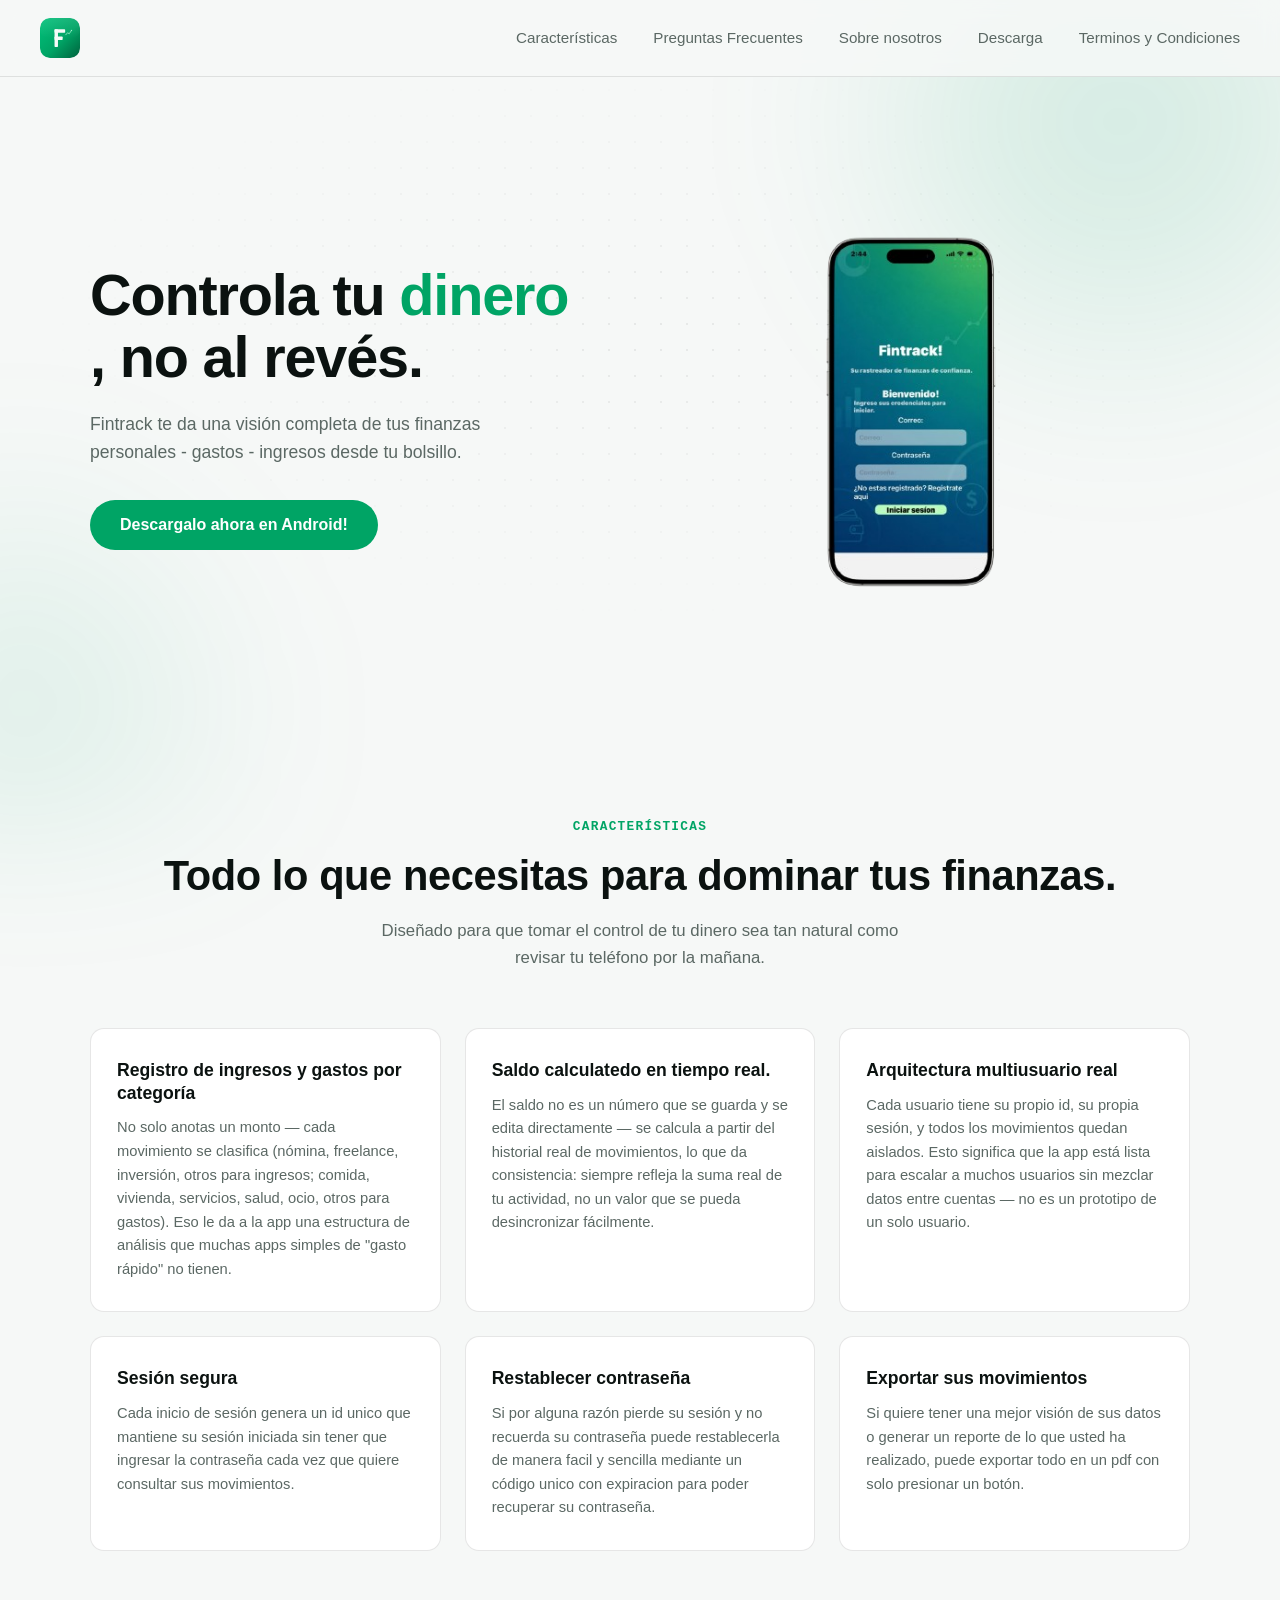
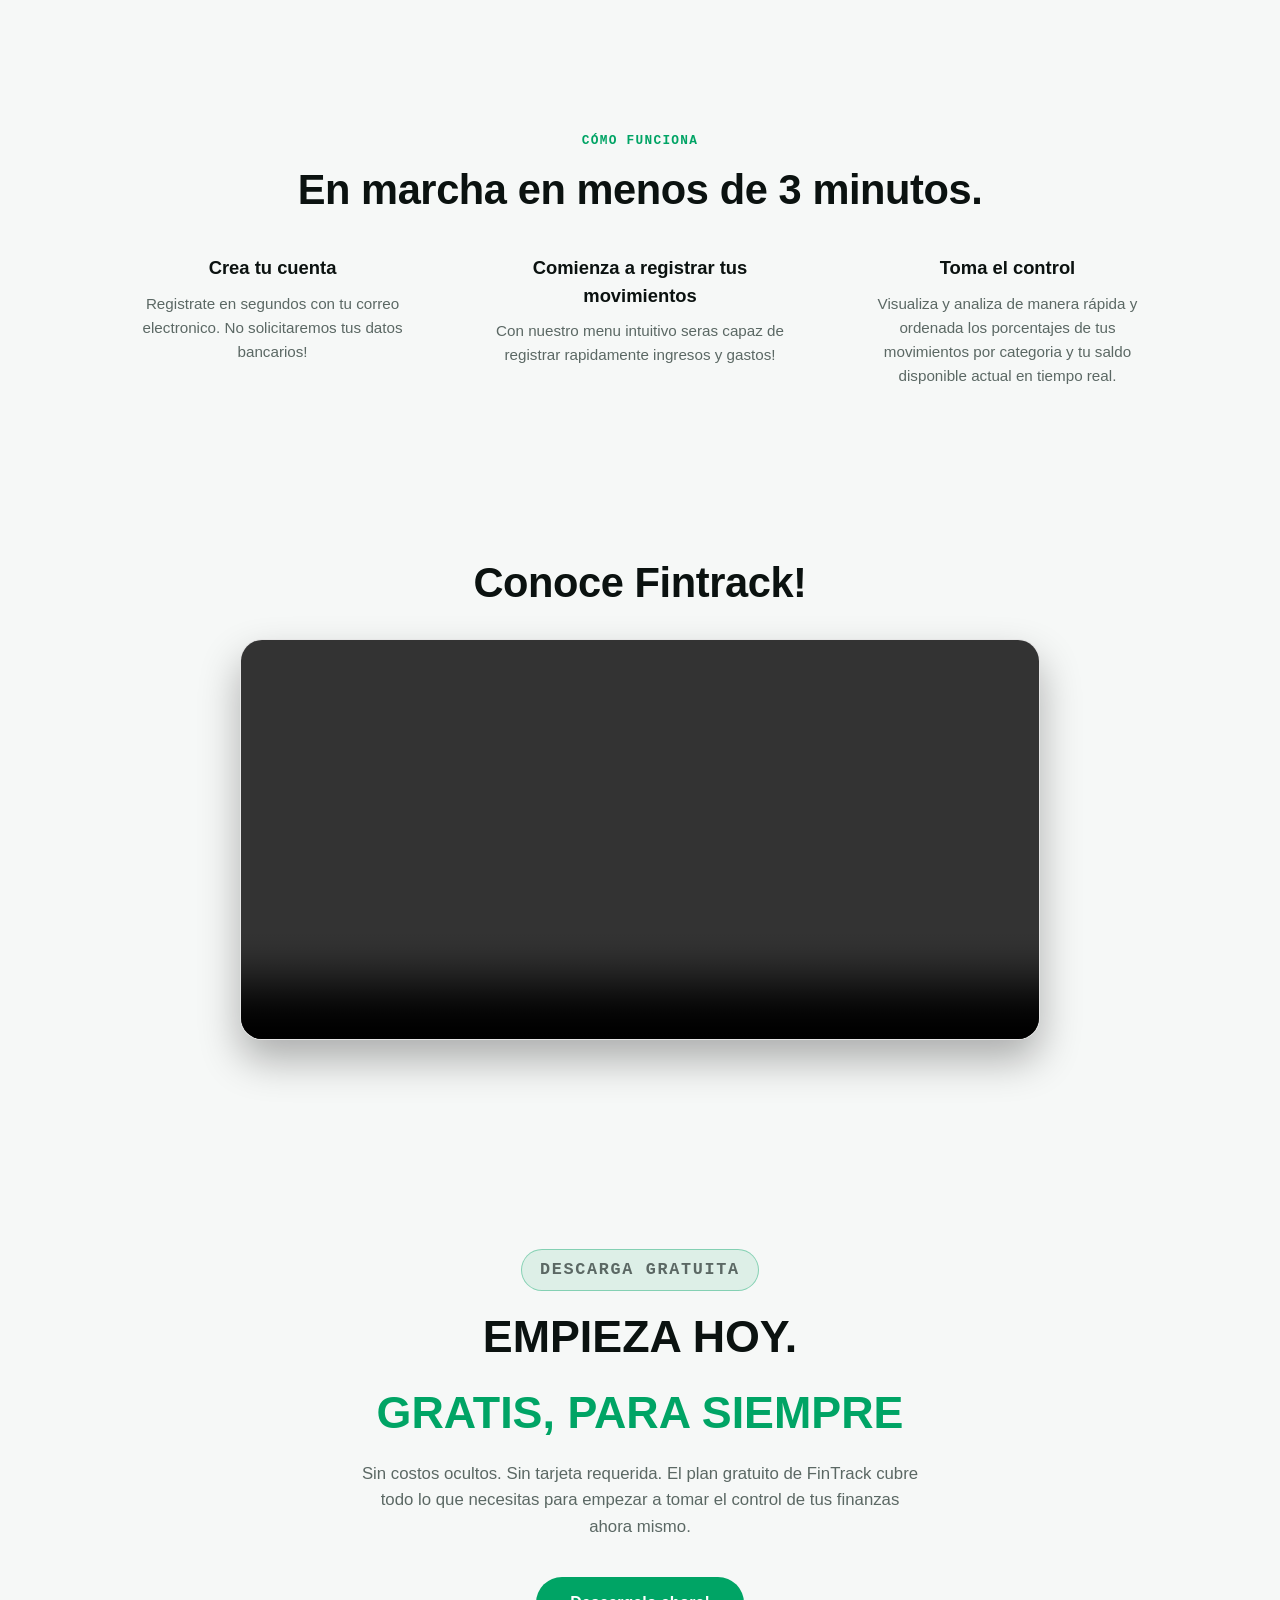
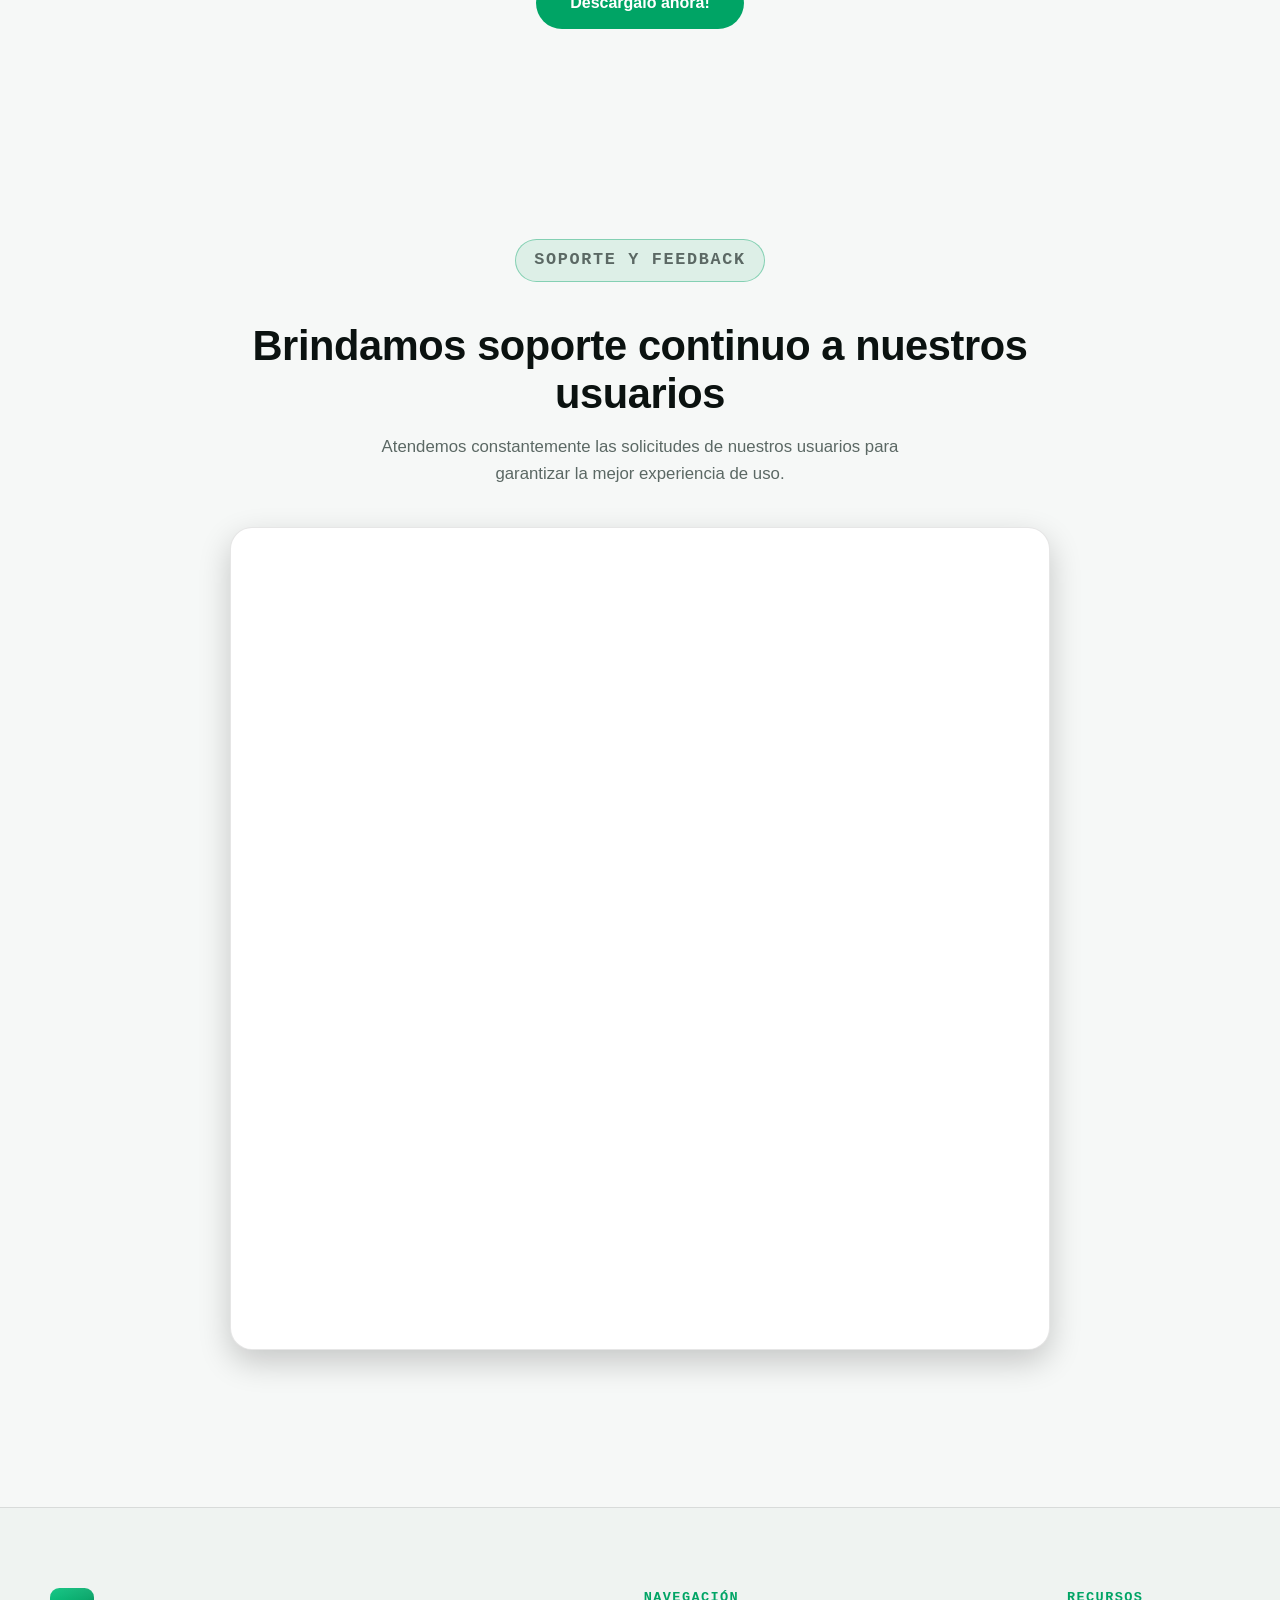
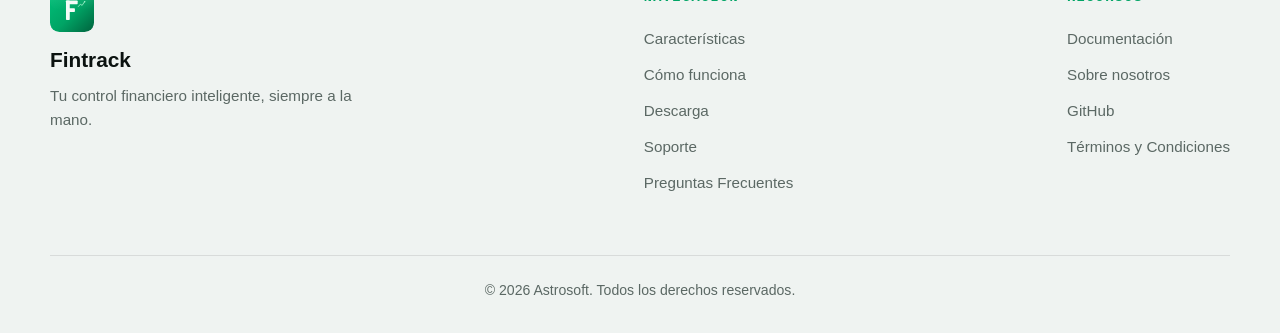
<file: app/index.html>
<!DOCTYPE html>
<html lang="es">
    <head>
        <meta charset="UTF-8">
        <meta name="viewport" content="width=device-width, initial-scale=1.0"> 
        <link rel="stylesheet" href="style.css">
        <link rel="icon" type="image/png" href="./assets/icon.png">
        <title>Fintrack - Control Finanzas Personales</title>
    </head>
    <body>
      <header>
            <div class="icon">
                <img src="./assets/fintrack-icon.svg" alt="icono-de-fintrack">
            </div>
            <nav>
                <ul>
                    <li><a href="#caracteristicas"> Características </a></li>
                    <li><a href="faqs.html"> Preguntas Frecuentes </a></li>
                    <li><a href="https://astrosoft.vercel.app/" target="_blank" rel="noopener"> Sobre nosotros</a></li>
                    <li><a href="#descarga"> Descarga</a></li>
                    <li><a href="terms.html">Terminos y Condiciones</a></li>
                </ul>
            </nav>
            <button class="menu-toggle" aria-label="Abrir menú" aria-expanded="false">
                <span></span><span></span><span></span>
            </button>
        </header>

        <main>
            <section class="hero">
                <div class="left">
                    <h1 class="hero-title">Controla tu <span style="color: #00a465;"> dinero </span>, no al revés.</h1>
                    <p class="desc">
                        Fintrack te da una visión completa de tus finanzas personales - gastos - ingresos desde tu bolsillo.
                    </p>
                    <button><a href="https://github.com/AngelVilla16/Fintrack-54/releases/download/Mobile/fintrack-3.1.apk"> Descargalo ahora en Android!</a></button>
                </div>
                <div class="right">
                    <img src="./assets/MockupLogin-removebg-preview.png" alt="Mockup Fintrack App">
                </div>
            </section>

            <section id="caracteristicas" class="caracteristicas">
                <p>CARACTERÍSTICAS</p>
                <h1>Todo lo que necesitas para dominar tus finanzas.</h1>
                <p>Diseñado para que tomar el control de tu dinero sea tan natural como revisar tu teléfono por la mañana.</p>
                <div class="grid-caracteristicas">
                    <div class="card">
                  
                        <h3>Registro de ingresos y gastos por categoría</h3>
                        <p>No solo anotas un monto — cada movimiento se clasifica (nómina, freelance, inversión, otros para ingresos; comida, vivienda, servicios, salud, ocio, otros para gastos). Eso le da a la app una estructura de análisis que muchas apps simples de "gasto rápido" no tienen.</p>
                    </div>
                    <div class="card">
                       
                        <h3>Saldo calculatedo en tiempo real.</h3>
                        <p>El saldo no es un número que se guarda y se edita directamente — se calcula a partir del historial real de movimientos, lo que da consistencia: siempre refleja la suma real de tu actividad, no un valor que se pueda desincronizar fácilmente.</p>
                    </div>
                    <div class="card">
                    
                        <h3>Arquitectura multiusuario real</h3>
                        <p>Cada usuario tiene su propio id, su propia sesión, y todos los movimientos quedan aislados. Esto significa que la app está lista para escalar a muchos usuarios sin mezclar datos entre cuentas — no es un prototipo de un solo usuario.</p>
                    </div>
                    <div class="card">
                        <h3>Sesión segura</h3>
                        <p>Cada inicio de sesión genera un id unico que mantiene su sesión iniciada sin tener que ingresar la contraseña cada vez que quiere consultar sus movimientos.</p>
                    </div>
                    <div class="card">
                        <h3>Restablecer contraseña</h3>
                        <p> Si por alguna razón pierde su sesión y no recuerda su contraseña puede restablecerla de manera facil y sencilla mediante un código unico con expiracion para poder recuperar su contraseña.</p>
                    </div>
                    <div class="card">
                        <h3>Exportar sus movimientos</h3>
                        <p>Si quiere tener una mejor visión de sus datos o generar un reporte de lo que usted ha realizado, puede exportar todo en un pdf con solo presionar un botón.</p>
                    </div>
                </div>
            </section>

            <section id="funcionamiento" class="funcionamiento">
                <p style="color:#00a465"> CÓMO FUNCIONA</p>
                <h1>En marcha en menos de 3 minutos.</h1>
                <div class="funCard">
                    <h4>Crea tu cuenta</h4>
                    <p>Registrate en segundos con tu correo electronico. No solicitaremos tus datos bancarios!</p>
                </div>
                <div class="funCard">
                    <h4>Comienza a registrar tus movimientos</h4>
                    <p>Con nuestro menu intuitivo seras capaz de registrar rapidamente ingresos y gastos!</p>
                </div>
                <div class="funCard">
                     <h4>Toma el control</h4>
                    <p>Visualiza y analiza de manera rápida y ordenada los porcentajes de tus movimientos por categoria y tu saldo disponible actual en tiempo real.</p>
                </div>
            </section>

            <section class="video">
                <h1>Conoce Fintrack!</h1>
                <video src="./assets/Fintrack-720.mp4" width="640" height="360" controls type="video/mp4"></video>
            </section>

            <section id="descarga" class="descarga">
                <p class="download">Descarga gratuita</p>
                <h1>EMPIEZA HOY.</h1>
                <br>
                <h1><span>GRATIS, PARA SIEMPRE</span></h1>
                <p>Sin costos ocultos. Sin tarjeta requerida. El plan gratuito de FinTrack cubre todo lo que necesitas para empezar a tomar el control de tus finanzas ahora mismo.</p>

                <button> <a href="https://github.com/AngelVilla16/Fintrack-54/releases/download/Mobile/fintrack-3.1.apk">Descargalo ahora!</a></button>
            </section>

            <section class="formulario" id="soporte">
                <p class="download">Soporte y Feedback</p>
                <h1>Brindamos soporte continuo a nuestros usuarios</h1>
                <p>Atendemos constantemente las solicitudes de nuestros usuarios para garantizar la mejor experiencia de uso.</p>

                <iframe data-tally-src="https://tally.so/embed/WOkbrL?alignLeft=1&hideTitle=1&transparentBackground=1&dynamicHeight=1" loading="lazy" width="100%" height="823" frameborder="0" marginheight="0" marginwidth="0" title="Soporte fintrack"></iframe>
                <script>var d=document,w="https://tally.so/widgets/embed.js",v=function(){"undefined"!=typeof Tally?Tally.loadEmbeds():d.querySelectorAll("iframe[data-tally-src]:not([src])").forEach((function(e){e.src=e.dataset.tallySrc}))};if("undefined"!=typeof Tally)v();else if(d.querySelector('script[src="'+w+'"]')==null){var s=d.createElement("script");s.src=w,s.onload=v,s.onerror=v,d.body.appendChild(s);}</script>
            </section>
        </main>

        <!-- PIE DE PÁGINA (FOOTER) -->
        <footer>
            <div class="footer-container">
                <div class="footer-brand">
                    <img src="./assets/fintrack-icon.svg" alt="Fintrack Logo" class="footer-logo">
                    <h3>Fintrack</h3>
                    <p>Tu control financiero inteligente, siempre a la mano.</p>
                </div>

                <div class="footer-links">
                    <h4>Navegación</h4>
                    <ul>
                        <li><a href="#caracteristicas">Características</a></li>
                        <li><a href="#funcionamiento">Cómo funciona</a></li>
                        <li><a href="#descarga">Descarga</a></li>
                        <li><a href="#soporte">Soporte</a></li>
                        <li><a href="faqs.html">Preguntas Frecuentes</a></li>
                    </ul>
                </div>

                <div class="footer-links">
                    <h4>Recursos</h4>
                    <ul>
                        <li><a href="./assets/Fintrack.pdf" target="_blank">Documentación</a></li>
                        <li><a href="https://astrosoft.vercel.app/" target="_blank" rel="noopener">Sobre nosotros</a></li>
                        <li><a href="https://github.com/AngelVilla16/Fintrack-54" target="_blank" rel="noopener">GitHub</a></li>
                        <li><a href="terms.html">Términos y Condiciones</a></li>
                    </ul>
                </div>
            </div>

            <div class="footer-bottom">
                <p>&copy; 2026 Astrosoft. Todos los derechos reservados.</p>
            </div>
        </footer>

        <script>
            alert("Versión 3.1 disponible ahora!");
        const menuToggle = document.querySelector('.menu-toggle');
        const navList = document.querySelector('nav ul');

        menuToggle.addEventListener('click', () => {
            const isOpen = navList.classList.toggle('show');
            menuToggle.classList.toggle('open', isOpen);
            menuToggle.setAttribute('aria-expanded', isOpen);
        });

        navList.querySelectorAll('a').forEach(link => {
            link.addEventListener('click', () => {
            navList.classList.remove('show');
            menuToggle.classList.remove('open');
            menuToggle.setAttribute('aria-expanded', 'false');
            });
        });
        </script>
    </body>
</html>
</file>
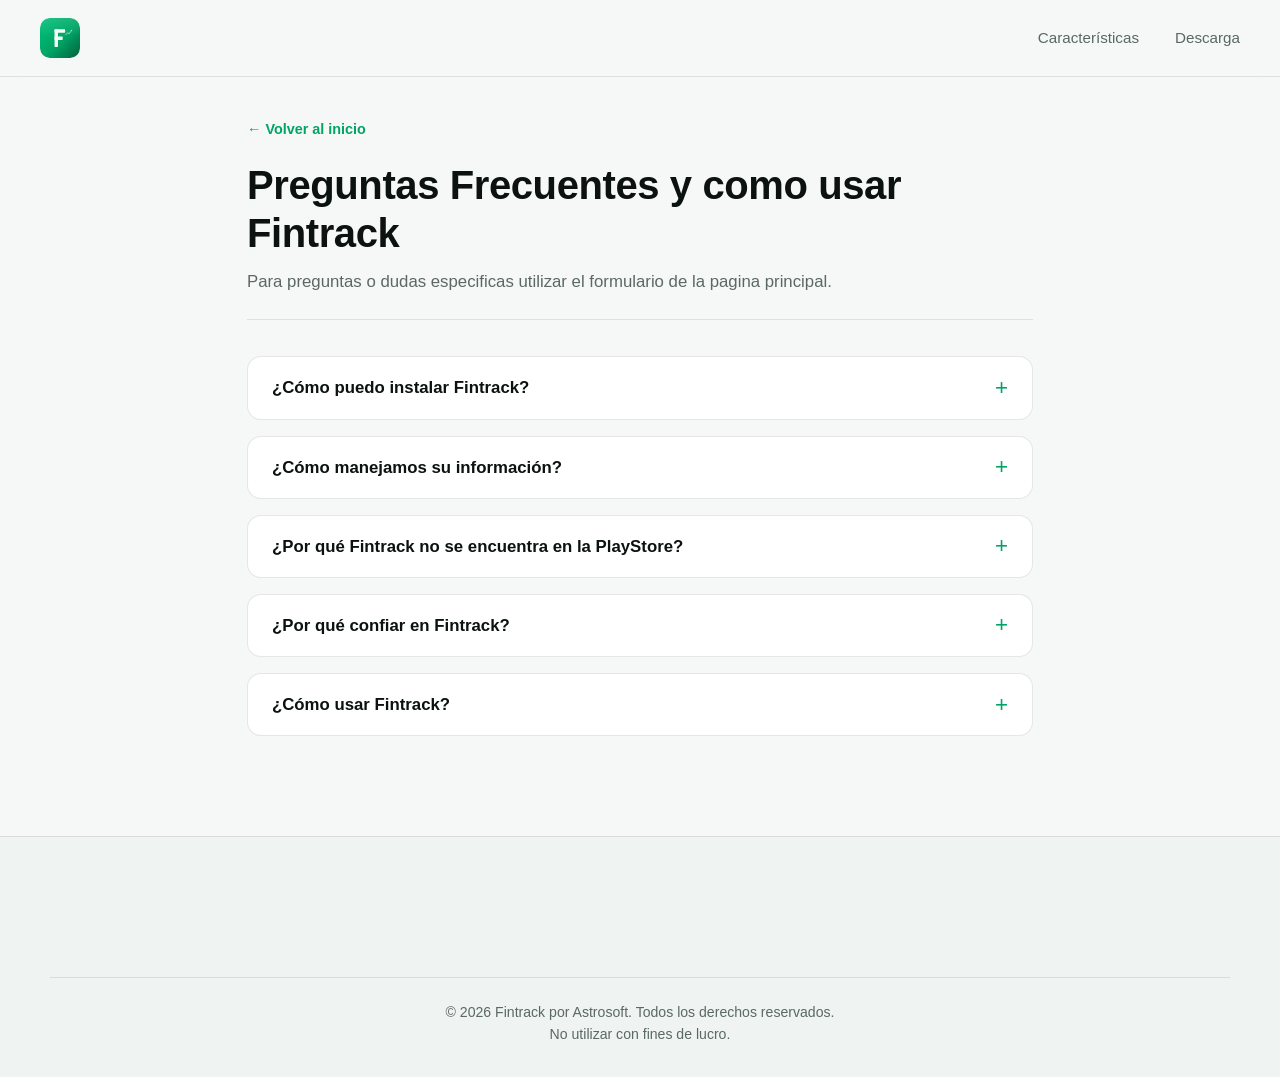
<file: app/faqs.html>
<!DOCTYPE html>
<html>
    <head>
        <meta charset="UTF-8">
        <link rel="stylesheet" href="./style.css">
    </head>
    <body>
         <header>
        <div class="icon">
            <a href="index.html"><img src="./assets/fintrack-icon.svg" alt="icono-de-fintrack"></a>
        </div>
        <nav>
            <ul>
                <li><a href="index.html#caracteristicas">Características</a></li>
                <li><a href="index.html#descarga">Descarga</a></li>
            </ul>
        </nav>
    </header>
    <main class="faqs-container">
        <a href="index.html" class="back-link">← Volver al inicio</a>
        <div class="faqs-header">
            <h1> Preguntas Frecuentes y como usar Fintrack</h1>
            <p>Para preguntas o dudas especificas utilizar el formulario de la pagina principal.</p>

        </div>
        <div class="faqs-content">
            <details class="faq-item">
                <summary class="faq-question">¿Cómo puedo instalar Fintrack?</summary>
                <p class="faq-answer"> Instalar Fintrack es sencillo: Comience por dar click en el botón de descargar ahora para instalar el archivo APK, este archivo se guardara en su carpeta de Descargas o Downloads de su dispositivo, una vez descargado usted debe buscar el archivo en la carpeta y ejecutarlo, normalmente el dispositivo puede solicitar permisos de instalación que debera aprobar si decide instalar nuestra aplicación.</p>
            </details>
            <details class="faq-item">
                <summary class="faq-question"> ¿Cómo manejamos su información?  </summary>
                <p class="faq-answer">
                    En Astrosoft nos preocupamos por la seguridad de su información por lo que sus datos estan completamente resguardados en nuestra base de datos y no se envian a ningun lugar ajeno a nuestro control, todas las contraseñas son encriptadas y nosotros no tenemos acceso a la contraseña. La dirección de correo proporcionada puede ser usada para mantener comunicación via gmail en caso de ser requerido. Adicionalmente no registramos ni solicitamos información de ningun tipo de tarjeta o cuenta de banco, por lo que sus datos financieros son solo aquellos ingresados por usted para la gestión y generación de las gráficas.
                </p>
            </details>
            <details class="faq-item">
                 <summary class="faq-question">¿Por qué Fintrack no se encuentra en la PlayStore?</summary>
                <p class="faq-answer">
                  La PlayStore solicita a los desarrolladores un conjunto de reglas y restricciones ademas de cuotas y pagos para tener una oportunidad de subir nuestra aplicación, ¿Qué quiere decir esto? que no hay garantia de que nuestra aplicación sea publicada pese a cumplir con los requisitos solicitados, por lo que optamos que nuestra aplicación sea alojada bajo nuestro total control, permitiendonos brindar apoyo directo a los usuarios.
                 </p>
            </details>
            <details class="faq-item">
                <summary class="faq-question"> ¿Por qué confiar en Fintrack? </summary>
                <p class="faq-answer">
                    Fintrack es una aplicación de código abierto, esto significa que cualquiera que desee puede ver el código fuente de la aplicación sin embargo no admitimos cambios en el código que no provengan de algun miembro de Astrosoft o nuestros colaboradores de confianza. Adicionalmente adjuntamos evidencia del sitio <a href="https://www.virustotal.com/gui/"> Virus Total</a> que verifica y analiza nuestro archivo APK buscando vulnerabilidades, virus o malware, para que usted pueda verificar que es totalmente seguro instalar Fintrack.
                </p>
                <img src="./assets/vt.png" alt="Virus total check">

            </details>
            <details class="faq-item">
                <summary class="faq-question"> ¿Cómo usar Fintrack?</summary>
                <p class="faq-answer">
                    Una vez que usted ha instalado la aplicación lo primero que debe hacer es crear una cuenta, comience registrando su correo electrónico, nombre, apellido y contraseña. Estos datos permiten un registro para sus siguientes actividades:
                    
                </p>
                <ul class="faq-answer">
                    <li>
                        <strong>Registrar Ingreso:</strong> El primer paso es registrar o añadir un ingreso a su cuenta, no conectamos su saldo de ninguna cuenta bancaria por lo que el monto que usted ingrese es independiente de cualquier otra información financiera.
                    </li>
                    <li>
                        <strong>Registrar Gasto:</strong>
                        Una vez que usted ingreso un saldo, este puede ser restado registrando algun gasto por alguna categoria, estos gastos permiten crear gráficas que usted puede analizar o visualizar para entender hacia donde tiende destinar sus fondos.
                    </li>
                    <li>
                        <strong>Exportar Datos:</strong>
                        Exportar sus datos permite generar un archivo PDF con el contenido de sus ultimos movimientos en forma de tablas que facilitan la lectura.
                    </li>
                </ul>
            </details>
        </div>
    </main>
      <footer>
        <div class="footer-bottom">
            <p>&copy; 2026 Fintrack por Astrosoft. Todos los derechos reservados.</p>
            <p> No utilizar con fines de lucro. </p>
        </div>
    </footer>
    </body>
</html>
</file>
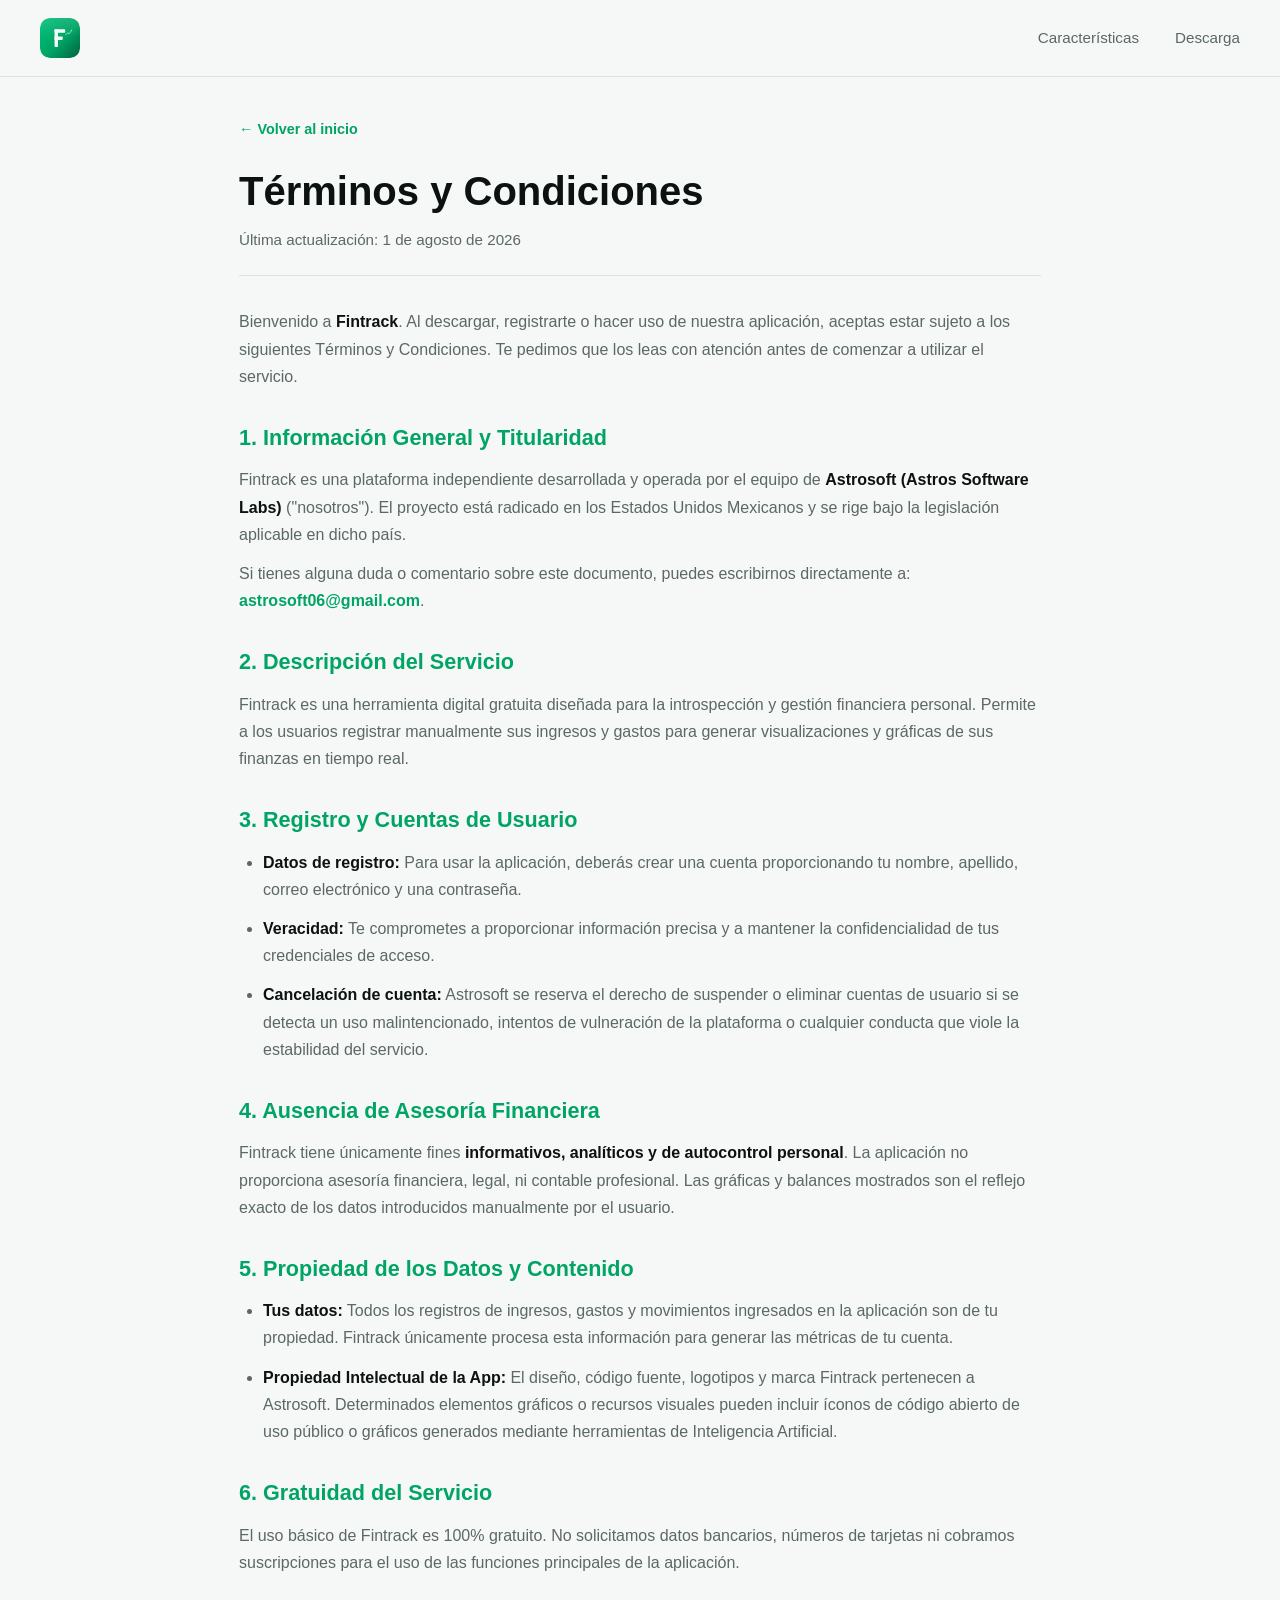
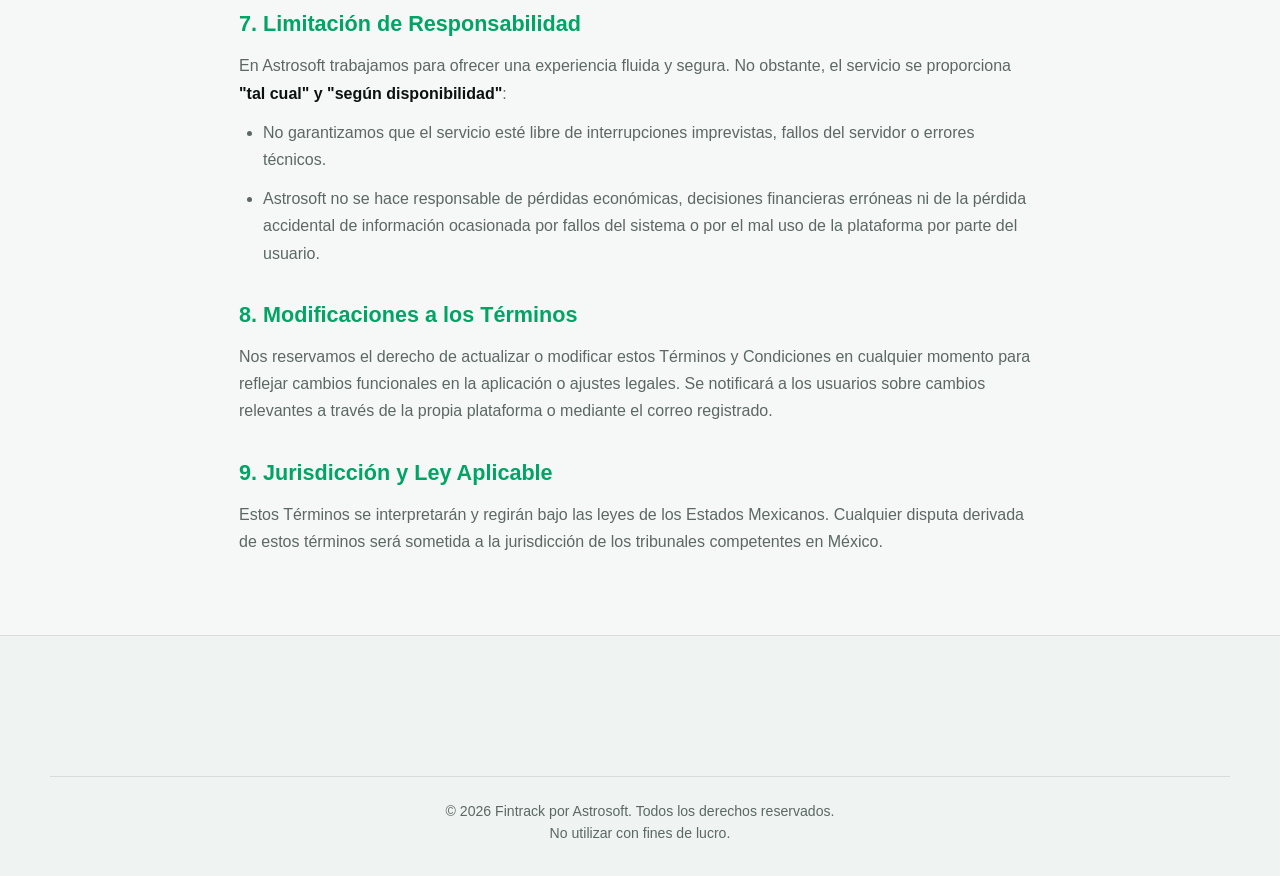
<file: app/terms.html>
<!DOCTYPE html>
<html lang="es">
<head>
    <meta charset="UTF-8">
    <meta name="viewport" content="width=device-width, initial-scale=1.0">
    <title>Términos y Condiciones - Fintrack</title>
    <link rel="stylesheet" href="style.css">
  
</head>
<body>

    <header>
        <div class="icon">
            <a href="index.html"><img src="./assets/fintrack-icon.svg" alt="icono-de-fintrack"></a>
        </div>
        <nav>
            <ul>
                <li><a href="index.html#caracteristicas">Características</a></li>
                <li><a href="index.html#descarga">Descarga</a></li>
            </ul>
        </nav>
    </header>

    <main class="legal-container">
        <a href="index.html" class="back-link">← Volver al inicio</a>
        
        <div class="legal-header">
            <h1>Términos y Condiciones</h1>
            <p>Última actualización: 1 de agosto de 2026</p>
        </div>

        <div class="legal-content">
            <p>Bienvenido a <strong>Fintrack</strong>. Al descargar, registrarte o hacer uso de nuestra aplicación, aceptas estar sujeto a los siguientes Términos y Condiciones. Te pedimos que los leas con atención antes de comenzar a utilizar el servicio.</p>

            <h2>1. Información General y Titularidad</h2>
            <p>Fintrack es una plataforma independiente desarrollada y operada por el equipo de <strong>Astrosoft (Astros Software Labs)</strong> ("nosotros"). El proyecto está radicado en los Estados Unidos Mexicanos y se rige bajo la legislación aplicable en dicho país.</p>
            <p>Si tienes alguna duda o comentario sobre este documento, puedes escribirnos directamente a: <a href="mailto:astrosoft06@gmail.com" style="color: var(--green); font-weight:600;">astrosoft06@gmail.com</a>.</p>

            <h2>2. Descripción del Servicio</h2>
            <p>Fintrack es una herramienta digital gratuita diseñada para la introspección y gestión financiera personal. Permite a los usuarios registrar manualmente sus ingresos y gastos para generar visualizaciones y gráficas de sus finanzas en tiempo real.</p>

            <h2>3. Registro y Cuentas de Usuario</h2>
            <ul>
                <li><strong>Datos de registro:</strong> Para usar la aplicación, deberás crear una cuenta proporcionando tu nombre, apellido, correo electrónico y una contraseña.</li>
                <li><strong>Veracidad:</strong> Te comprometes a proporcionar información precisa y a mantener la confidencialidad de tus credenciales de acceso.</li>
                <li><strong>Cancelación de cuenta:</strong> Astrosoft se reserva el derecho de suspender o eliminar cuentas de usuario si se detecta un uso malintencionado, intentos de vulneración de la plataforma o cualquier conducta que viole la estabilidad del servicio.</li>
            </ul>

            <h2>4. Ausencia de Asesoría Financiera</h2>
            <p>Fintrack tiene únicamente fines <strong>informativos, analíticos y de autocontrol personal</strong>. La aplicación no proporciona asesoría financiera, legal, ni contable profesional. Las gráficas y balances mostrados son el reflejo exacto de los datos introducidos manualmente por el usuario.</p>

            <h2>5. Propiedad de los Datos y Contenido</h2>
            <ul>
                <li><strong>Tus datos:</strong> Todos los registros de ingresos, gastos y movimientos ingresados en la aplicación son de tu propiedad. Fintrack únicamente procesa esta información para generar las métricas de tu cuenta.</li>
                <li><strong>Propiedad Intelectual de la App:</strong> El diseño, código fuente, logotipos y marca Fintrack pertenecen a Astrosoft. Determinados elementos gráficos o recursos visuales pueden incluir íconos de código abierto de uso público o gráficos generados mediante herramientas de Inteligencia Artificial.</li>
            </ul>

            <h2>6. Gratuidad del Servicio</h2>
            <p>El uso básico de Fintrack es 100% gratuito. No solicitamos datos bancarios, números de tarjetas ni cobramos suscripciones para el uso de las funciones principales de la aplicación.</p>

            <h2>7. Limitación de Responsabilidad</h2>
            <p>En Astrosoft trabajamos para ofrecer una experiencia fluida y segura. No obstante, el servicio se proporciona <strong>"tal cual" y "según disponibilidad"</strong>:</p>
            <ul>
                <li>No garantizamos que el servicio esté libre de interrupciones imprevistas, fallos del servidor o errores técnicos.</li>
                <li>Astrosoft no se hace responsable de pérdidas económicas, decisiones financieras erróneas ni de la pérdida accidental de información ocasionada por fallos del sistema o por el mal uso de la plataforma por parte del usuario.</li>
            </ul>

            <h2>8. Modificaciones a los Términos</h2>
            <p>Nos reservamos el derecho de actualizar o modificar estos Términos y Condiciones en cualquier momento para reflejar cambios funcionales en la aplicación o ajustes legales. Se notificará a los usuarios sobre cambios relevantes a través de la propia plataforma o mediante el correo registrado.</p>

            <h2>9. Jurisdicción y Ley Aplicable</h2>
            <p>Estos Términos se interpretarán y regirán bajo las leyes de los Estados Mexicanos. Cualquier disputa derivada de estos términos será sometida a la jurisdicción de los tribunales competentes en México.</p>
        </div>
    </main>

    <footer>
        <div class="footer-bottom">
            <p>&copy; 2026 Fintrack por Astrosoft. Todos los derechos reservados.</p>
            <p> No utilizar con fines de lucro. </p>
        </div>
    </footer>

</body>
</html>
</file>
<file: app/style.css>
/* =========================================================
   FINTRACK — LANDING PAGE STYLES
   Paleta: verde acento #00a465, con modo oscuro (por defecto)
   y modo claro automático según el sistema del usuario
   ========================================================= */

:root{
  --bg: #05070A;
  --bg-soft: #0B0F14;
  --bg-card: #10161C;
  --panel-deep: #0D2A20;
  --nav-bg: rgba(5, 7, 10, 0.85);
  --border: rgba(255,255,255,0.08);
  --green: #00a465;
  --green-soft: rgba(0, 164, 101, 0.12);
  --green-soft-strong: rgba(0, 164, 101, 0.22);
  --text: #F5F7F8;
  --text-muted: #9AA5AC;
  --radius-lg: 22px;
  --radius-md: 14px;
  --font-body: -apple-system, BlinkMacSystemFont, "Segoe UI", Inter, sans-serif;
  color-scheme: dark;
}

@media (prefers-color-scheme: light){
  :root{
    --bg: #F6F8F7;
    --bg-soft: #EFF3F1;
    --bg-card: #FFFFFF;
    --panel-deep: #DCEEE5;
    --nav-bg: rgba(246, 248, 247, 0.85);
    --border: rgba(11, 18, 16, 0.10);
    --green-soft: rgba(0, 164, 101, 0.10);
    --green-soft-strong: rgba(0, 164, 101, 0.16);
    --text: #0B1210;
    --text-muted: #5B6864;
    color-scheme: light;
  }
}

*{ box-sizing: border-box; margin: 0; padding: 0; }

html{
  scroll-behavior: smooth;
  overflow-x: hidden;
}

body{
  background: var(--bg);
  color: var(--text);
  font-family: var(--font-body);
  line-height: 1.5;
  -webkit-font-smoothing: antialiased;
  transition: background 0.2s ease, color 0.2s ease;
}

img{ display:block; max-width: 100%; }

a{ color: inherit; text-decoration: none; }

button{
  font-family: inherit;
  cursor: pointer;
  border: none;
}

ul{ list-style: none; }

.wrap{
  max-width: 1180px;
  margin: 0 auto;
  padding: 0 32px;
}

@media (max-width: 640px){
  .wrap{ padding: 0 20px; }
}

/* ---------------------------------------------------------
   HEADER / NAV
--------------------------------------------------------- */
header{
  position: sticky;
  top: 0;
  z-index: 100;
  display: flex;
  align-items: center;
  justify-content: space-between;
  gap: 16px;
  padding: 16px 20px;
  background: var(--nav-bg);
  backdrop-filter: blur(10px);
  border-bottom: 1px solid var(--border);
}

@media (min-width: 640px){
  header{ padding: 18px 40px; }
}

header .icon{
  width: 40px;
  height: 40px;
  border-radius: 10px;
  overflow: hidden;
  flex-shrink: 0;
  display: flex;
  align-items: center;
  justify-content: center;
}
header .icon img{
  width: 100%;
  height: 100%;
  object-fit: contain;
}

nav ul{
  display: flex;
  align-items: center;
  gap: 36px;
}
nav ul li a{
  font-size: 0.95rem;
  color: var(--text-muted);
  font-weight: 500;
  transition: color 0.2s ease;
}
nav ul li a:hover{ color: var(--text); }

.download{
  display: inline-block;
  border: 1px solid rgba(0, 164, 101, 0.4);
  background: var(--green-soft);
  color: var(--green);
  border-radius: 100px;
  padding: 7px 18px;
  font-family: monospace;
  font-size: 0.8rem;
  letter-spacing: 0.1em;
  text-transform: uppercase;
  font-weight: 700;
  margin: 0 auto 20px;
}

/* Botón hamburguesa — solo visible en móvil */
.menu-toggle{
  display: none;
  flex-direction: column;
  justify-content: center;
  align-items: center;
  gap: 5px;
  width: 40px;
  height: 40px;
  background: transparent;
  border: 1px solid var(--border);
  border-radius: 10px;
  flex-shrink: 0;
}
.menu-toggle span{
  width: 18px;
  height: 2px;
  background: var(--text);
  border-radius: 2px;
  transition: transform 0.25s ease, opacity 0.25s ease;
}
.menu-toggle.open span:nth-child(1){ transform: translateY(7px) rotate(45deg); }
.menu-toggle.open span:nth-child(2){ opacity: 0; }
.menu-toggle.open span:nth-child(3){ transform: translateY(-7px) rotate(-45deg); }

@media (max-width: 800px){
  .menu-toggle{ display: flex; }

  nav ul{
    display: none;
    position: absolute;
    top: 100%;
    left: 0;
    right: 0;
    flex-direction: column;
    align-items: flex-start;
    gap: 0;
    padding: 8px 20px 18px;
    background: var(--nav-bg);
    backdrop-filter: blur(10px);
    border-bottom: 1px solid var(--border);
  }
  nav ul.show{ display: flex; }
  nav ul li{ width: 100%; }
  nav ul li a{
    display: block;
    width: 100%;
    padding: 13px 0;
    border-bottom: 1px solid var(--border);
  }
  nav ul li:last-child a{ border-bottom: none; }
}

/* ---------------------------------------------------------
   HERO
--------------------------------------------------------- */
.hero{
  position: relative;
  z-index: 0;
  display: grid;
  grid-template-columns: 1fr 1.05fr;
  align-items: center;
  gap: 60px;
  padding: 100px 40px 90px;
  max-width: 1180px;
  margin: 0 auto;
}

.hero::before{
  content: "";
  position: absolute;
  inset: -120px -160px;
  background:
    radial-gradient(480px circle at 82% 18%, var(--green-soft-strong), transparent 70%),
    radial-gradient(420px circle at 8% 85%, var(--green-soft), transparent 70%);
  filter: blur(70px);
  z-index: -2;
  pointer-events: none;
}

.hero::after{
  content: "";
  position: absolute;
  inset: 0;
  background-image: radial-gradient(var(--border) 1px, transparent 1px);
  background-size: 26px 26px;
  -webkit-mask-image: radial-gradient(ellipse 70% 60% at 50% 40%, black 0%, transparent 75%);
  mask-image: radial-gradient(ellipse 70% 60% at 50% 40%, black 0%, transparent 75%);
  opacity: 0.7;
  z-index: -1;
  pointer-events: none;
}

@media (max-width: 900px){
  .hero{
    grid-template-columns: 1fr;
    padding: 56px 24px 48px;
    text-align: left;
  }
}

.hero-title{
  font-size: clamp(2.4rem, 5vw, 3.6rem);
  font-weight: 800;
  line-height: 1.08;
  letter-spacing: -0.02em;
}

.hero .desc{
  margin-top: 22px;
  font-size: 1.1rem;
  color: var(--text-muted);
  max-width: 460px;
  line-height: 1.6;
}

.hero button{
  margin-top: 34px;
  background: var(--green);
  color: white;
  padding: 16px 30px;
  border-radius: 100px;
  font-weight: 700;
  font-size: 1rem;
  transition: transform 0.2s ease, background 0.2s ease;
}
.hero button:hover{
  background: #00c078;
  transform: translateY(-2px);
}
.hero button a{ color: inherit; }

@media (max-width: 480px){
  .hero button{
    width: 100%;
    text-align: center;
    padding: 15px 20px;
  }
}

.hero .right{
  display: flex;
  justify-content: center;
}
.hero .right img{
  width: 100%;
  max-width: 460px;
  height: auto;
  object-fit: contain;
}

/* ---------------------------------------------------------
   SECTION HEADERS (compartido por características / funcionamiento)
--------------------------------------------------------- */
.caracteristicas,
.funcionamiento{
  padding: 90px 40px;
  max-width: 1180px;
  margin: 0 auto;
  text-align: center;
}

@media (max-width: 640px){
  .caracteristicas,
  .funcionamiento{ padding: 64px 24px; }
}

.caracteristicas > p:first-child,
.funcionamiento > p:first-child{
  font-family: monospace;
  font-size: 0.8rem;
  letter-spacing: 0.1em;
  text-transform: uppercase;
  color: var(--green);
  font-weight: 700;
  margin-bottom: 16px;
}

.caracteristicas > h1,
.funcionamiento > h1{
  font-size: clamp(1.9rem, 3.6vw, 2.6rem);
  font-weight: 800;
  line-height: 1.15;
  letter-spacing: -0.01em;
}

.caracteristicas > p:nth-of-type(2){
  margin: 18px auto 0;
  max-width: 560px;
  color: var(--text-muted);
  font-size: 1.05rem;
  line-height: 1.6;
}

/* ---------------------------------------------------------
   FEATURES GRID
--------------------------------------------------------- */
.grid-caracteristicas{
  margin-top: 56px;
  display: grid;
  grid-template-columns: repeat(3, 1fr);
  gap: 24px;
  text-align: left;
}

@media (max-width: 900px){
  .grid-caracteristicas{ grid-template-columns: 1fr; }
}

.card{
  background: var(--bg-card);
  border: 1px solid var(--border);
  border-radius: var(--radius-md);
  padding: 30px 26px;
  transition: transform 0.25s ease, border-color 0.25s ease;
}
.card:hover{
  transform: translateY(-4px);
  border-color: var(--green);
}

@media (max-width: 480px){
  .card{ padding: 22px 20px; }
}

.card img{
  width: 76px;
  height: 76px;
  padding: 16px;
  box-sizing: border-box;
  object-fit: contain;
  border-radius: 16px;
  background: var(--green-soft-strong);
  border: 1px solid rgba(0, 164, 101, 0.3);
  margin-bottom: 22px;
}

.card h3{
  font-size: 1.1rem;
  font-weight: 700;
  line-height: 1.3;
  margin-bottom: 12px;
}

.card p{
  font-size: 0.92rem;
  color: var(--text-muted);
  line-height: 1.6;
}

/* ---------------------------------------------------------
   FUNCIONAMIENTO (pasos)
--------------------------------------------------------- */
.funcionamiento img{
  width: 100%;
  max-width: 700px;
  height: 2px;
  margin: 56px auto 0;
  background: linear-gradient(90deg, transparent, var(--green), transparent);
  border: none;
}

@media (max-width: 860px){
  .funcionamiento img{ display: none; }
}

.funcionamiento{
  display: flex;
  flex-direction: column;
  align-items: center;
}

.funcionamiento > div.funCard:nth-of-type(1),
.funcionamiento > div.funCard{
  /* el contenedor de las 3 tarjetas se organiza como grid */
}

/* Envolvemos visualmente las 3 tarjetas en fila mediante grid en el propio flujo */
.funcionamiento{
  display: block;
}
.funcionamiento .funCard{
  display: inline-block;
  vertical-align: top;
  width: 30%;
  min-width: 210px;
  margin: 40px 1.5% 0;
  text-align: center;
}

@media (max-width: 860px){
  .funcionamiento .funCard{
    width: 100%;
    margin: 32px 0 0;
    display: block;
  }
}

.funCard h4{
  font-size: 1.15rem;
  font-weight: 700;
  margin-bottom: 10px;
}

.funCard p{
  font-size: 0.95rem;
  color: var(--text-muted);
  line-height: 1.6;
  max-width: 300px;
  margin: 0 auto;
}

/* ---------------------------------------------------------
   DESCARGA (CTA final)
--------------------------------------------------------- */
.descarga{
  max-width: 900px;
  margin: 0 auto;
  padding: 100px 40px 120px;
  text-align: center;
}

@media (max-width: 640px){
  .descarga{ padding: 64px 24px 80px; }
}

.descarga img{
  width: 160px;
  height: 44px;
  margin: 0 auto 24px;
  border-radius: 100px;
  background: var(--green-soft);
  border: 1px solid var(--green);
}

.descarga h1{
  font-size: clamp(2rem, 4vw, 2.8rem);
  font-weight: 800;
  line-height: 1.15;
}

.descarga h1 span{
  color: var(--green);
}

.descarga > p{
  margin-top: 22px;
  color: var(--text-muted);
  font-size: 1.05rem;
  max-width: 560px;
  margin-left: auto;
  margin-right: auto;
  line-height: 1.6;
}

.descarga button{
  margin-top: 36px;
  background: var(--green);
  color: white;
  padding: 17px 34px;
  border-radius: 100px;
  font-weight: 700;
  font-size: 1rem;
  transition: transform 0.2s ease, background 0.2s ease;
}
.descarga button:hover{
  background: #00c078;
  transform: translateY(-2px);
}
/* ---------------------------------------------------------
   VIDEO
--------------------------------------------------------- */
.video {
  padding: 80px 40px;
  max-width: 900px;
  margin: 0 auto;
  text-align: center;
}

.video h1 {
  font-size: clamp(1.9rem, 3.6vw, 2.6rem);
  font-weight: 800;
  line-height: 1.15;
  letter-spacing: -0.01em;
  margin-bottom: 32px;
}

.video video {
  width: 100%;
  max-width: 800px;
  height: auto;
  border-radius: var(--radius-lg);
  border: 1px solid var(--border);
  background: var(--bg-card);
  box-shadow: 0 20px 40px rgba(0, 0, 0, 0.3);
  outline: none;
}

@media (max-width: 640px) {
  .video {
    padding: 56px 24px;
  }
}
/* ---------------------------------------------------------
   SOPORTE / FORMULARIO (Tally)
--------------------------------------------------------- */
.formulario {
  padding: 90px 40px;
  max-width: 900px;
  margin: 0 auto;
  text-align: center;
}

@media (max-width: 640px) {
  .formulario {
    padding: 64px 24px;
  }
}

.formulario h1 {
  font-size: clamp(1.9rem, 3.6vw, 2.6rem);
  font-weight: 800;
  line-height: 1.15;
  letter-spacing: -0.01em;
  margin-bottom: 16px;
}

.formulario > p {
  color: var(--text-muted);
  font-size: 1.05rem;
  max-width: 580px;
  margin: 0 auto 40px;
  line-height: 1.6;
}

/* Contenedor e iframe de Tally */
.formulario iframe {
  width: 100%;
  border: 1px solid var(--border);
  border-radius: var(--radius-lg);
  background: var(--bg-card);
  box-shadow: 0 12px 32px rgba(0, 0, 0, 0.2);
  transition: border-color 0.3s ease;
}

.formulario iframe:hover {
  border-color: rgba(0, 164, 101, 0.4);
}
/* ---------------------------------------------------------
   FOOTER
--------------------------------------------------------- */
footer {
  background: var(--bg-soft);
  border-top: 1px solid var(--border);
  padding: 80px 40px 32px;
  margin-top: 60px;
}

.footer-container {
  max-width: 1180px;
  margin: 0 auto;
  display: flex;
  justify-content: space-between;
  flex-wrap: wrap;
  gap: 40px;
}

.footer-brand {
  max-width: 320px;
}

.footer-logo {
  width: 44px;
  height: 44px;
  margin-bottom: 12px;
}

.footer-brand h3 {
  font-size: 1.3rem;
  font-weight: 800;
  color: var(--text);
  margin-bottom: 8px;
}

.footer-brand p {
  color: var(--text-muted);
  font-size: 0.95rem;
  line-height: 1.6;
}

.footer-links h4 {
  color: var(--green);
  font-size: 0.85rem;
  font-family: monospace;
  letter-spacing: 0.1em;
  text-transform: uppercase;
  font-weight: 700;
  margin-bottom: 18px;
}

.footer-links ul {
  display: flex;
  flex-direction: column;
  gap: 12px;
}

.footer-links li a {
  color: var(--text-muted);
  font-size: 0.95rem;
  font-weight: 500;
  transition: color 0.2s ease;
}

.footer-links li a:hover {
  color: var(--text);
}

.footer-bottom {
  max-width: 1180px;
  margin: 60px auto 0;
  padding-top: 24px;
  border-top: 1px solid var(--border);
  text-align: center;
  font-size: 0.88rem;
  color: var(--text-muted);
}

@media (max-width: 768px) {
  footer {
    padding: 56px 24px 24px;
  }

  .footer-container {
    flex-direction: column;
    gap: 36px;
  }

  .footer-bottom {
    margin-top: 40px;
  }
}
  
        .legal-container {
            max-width: 850px;
            margin: 40px auto 80px;
            padding: 0 24px;
        }

        .legal-header {
            border-bottom: 1px solid var(--border);
            padding-bottom: 24px;
            margin-bottom: 32px;
        }

        .legal-header h1 {
            font-size: clamp(2rem, 4vw, 2.5rem);
            font-weight: 800;
            margin-bottom: 8px;
        }

        .legal-header p {
            color: var(--text-muted);
            font-size: 0.95rem;
        }

        .legal-content h2 {
            font-size: 1.35rem;
            color: var(--green);
            margin: 32px 0 12px;
            font-weight: 700;
        }

        .legal-content p, .legal-content li {
            color: var(--text-muted);
            font-size: 1rem;
            line-height: 1.7;
            margin-bottom: 12px;
        }

        .legal-content ul {
            list-style: disc;
            padding-left: 24px;
            margin-bottom: 16px;
        }

        .legal-content strong {
            color: var(--text);
        }

        .back-link {
            display: inline-block;
            margin-bottom: 20px;
            color: var(--green);
            font-weight: 600;
            font-size: 0.9rem;
        }
/* ---------------------------------------------------------
   FAQS (Preguntas Frecuentes)
--------------------------------------------------------- */
.faqs-container {
  max-width: 850px;
  margin: 40px auto 100px;
  padding: 0 32px;
}

@media (max-width: 640px) {
  .faqs-container {
    margin: 24px auto 64px;
    padding: 0 20px;
  }
}

.faqs-header {
  margin-bottom: 36px;
  border-bottom: 1px solid var(--border);
  padding-bottom: 24px;
}

.faqs-header h1 {
  font-size: clamp(1.9rem, 3.6vw, 2.6rem);
  font-weight: 800;
  line-height: 1.15;
  letter-spacing: -0.01em;
  color: var(--text);
  margin-bottom: 12px;
}

.faqs-header p {
  color: var(--text-muted);
  font-size: 1.05rem;
  line-height: 1.6;
}

.faqs-content {
  display: flex;
  flex-direction: column;
  gap: 16px;
}

.faq-item {
  background: var(--bg-card);
  border: 1px solid var(--border);
  border-radius: var(--radius-md);
  overflow: hidden;
  transition: border-color 0.25s ease, transform 0.25s ease;
}

.faq-item:hover {
  border-color: rgba(0, 164, 101, 0.4);
}

.faq-item[open] {
  border-color: var(--green);
}

.faq-question {
  padding: 20px 24px;
  font-size: 1.05rem;
  font-weight: 600;
  color: var(--text);
  cursor: pointer;
  list-style: none;
  display: flex;
  justify-content: space-between;
  align-items: center;
  gap: 16px;
  user-select: none;
  transition: background-color 0.2s ease;
}

.faq-question::-webkit-details-marker {
  display: none;
}

.faq-question:hover {
  background: var(--green-soft);
}

/* Indicador '+' con rotación suave a 'x' */
.faq-question::after {
  content: "+";
  font-size: 1.4rem;
  font-weight: 500;
  color: var(--green);
  line-height: 1;
  transition: transform 0.25s ease, color 0.25s ease;
  flex-shrink: 0;
}

.faq-item[open] .faq-question::after {
  transform: rotate(45deg);
}

.faq-answer {
  padding: 0 24px 24px 24px;
  color: var(--text-muted);
  font-size: 0.96rem;
  line-height: 1.7;
}

.faq-item[open] .faq-answer {
  animation: faqFadeIn 0.25s ease-out;
}

.faq-answer a {
  color: var(--green);
  text-decoration: underline;
  text-underline-offset: 3px;
  font-weight: 500;
  transition: color 0.2s ease;
}

.faq-answer a:hover {
  color: #00c078;
}

/* Imagen de comprobación (Virus Total) */
.faq-item img {
  display: block;
  max-width: 100%;
  height: auto;
  margin-top: 18px;
  border-radius: var(--radius-md);
  border: 1px solid var(--border);
  background: var(--bg);
}

@keyframes faqFadeIn {
  from {
    opacity: 0;
    transform: translateY(-4px);
  }
  to {
    opacity: 1;
    transform: translateY(0);
  }
}
/* ---------------------------------------------------------
   FAQS (Preguntas Frecuentes) — RESPONSIVO Y FLUIDO
--------------------------------------------------------- */
.faqs-container {
  max-width: 850px;
  margin: 40px auto 100px;
  padding: 0 32px;
  width: 100%;
}

.faqs-header {
  margin-bottom: 36px;
  border-bottom: 1px solid var(--border);
  padding-bottom: 24px;
}

.faqs-header h1 {
  font-size: clamp(1.6rem, 4vw, 2.5rem);
  font-weight: 800;
  line-height: 1.2;
  letter-spacing: -0.01em;
  color: var(--text);
  margin-bottom: 12px;
  /* Evita que palabras muy largas rompan el layout en pantallas pequeñas */
  overflow-wrap: break-word; 
}

.faqs-header p {
  color: var(--text-muted);
  font-size: clamp(0.95rem, 1.8vw, 1.05rem);
  line-height: 1.6;
}

.faqs-content {
  display: flex;
  flex-direction: column;
  gap: 16px;
  width: 100%;
}

.faq-item {
  background: var(--bg-card);
  border: 1px solid var(--border);
  border-radius: var(--radius-md);
  overflow: hidden;
  transition: border-color 0.25s ease, transform 0.25s ease;
  width: 100%;
}

.faq-item:hover {
  border-color: rgba(0, 164, 101, 0.4);
}

.faq-item[open] {
  border-color: var(--green);
}

.faq-question {
  padding: 18px 24px;
  font-size: clamp(0.95rem, 2vw, 1.05rem);
  font-weight: 600;
  color: var(--text);
  cursor: pointer;
  list-style: none;
  display: flex;
  justify-content: space-between;
  align-items: center;
  gap: 16px;
  user-select: none;
  transition: background-color 0.2s ease;
  /* Área táctil cómoda para móviles */
  min-height: 56px; 
}

.faq-question::-webkit-details-marker {
  display: none;
}

.faq-question:hover {
  background: var(--green-soft);
}

/* Indicador dinámico '+' */
.faq-question::after {
  content: "+";
  font-size: 1.4rem;
  font-weight: 500;
  color: var(--green);
  line-height: 1;
  transition: transform 0.25s ease, color 0.25s ease;
  flex-shrink: 0;
}

.faq-item[open] .faq-question::after {
  transform: rotate(45deg);
}

.faq-answer {
  padding: 0 24px 20px 24px;
  color: var(--text-muted);
  font-size: clamp(0.9rem, 1.6vw, 0.96rem);
  line-height: 1.7;
  overflow-wrap: break-word;
}

.faq-item[open] .faq-answer {
  animation: faqFadeIn 0.25s ease-out;
}

.faq-answer a {
  color: var(--green);
  text-decoration: underline;
  text-underline-offset: 3px;
  font-weight: 500;
  transition: color 0.2s ease;
  /* Garantiza saltos de línea en URLs o enlaces largos */
  word-break: break-all;
}

.faq-answer a:hover {
  color: #00c078;
}

/* Ajuste responsivo para la captura de Virus Total */
.faq-item img {
  display: block;
  width: 100%;
  max-width: 100%;
  height: auto;
  margin-top: 18px;
  border-radius: var(--radius-md);
  border: 1px solid var(--border);
  background: var(--bg);
  object-fit: contain;
}

@keyframes faqFadeIn {
  from {
    opacity: 0;
    transform: translateY(-4px);
  }
  to {
    opacity: 1;
    transform: translateY(0);
  }
}

/* ---------------------------------------------------------
   MEDIA QUERIES — ADAPTACIÓN A PANTALLAS PEQUEÑAS
--------------------------------------------------------- */
@media (max-width: 640px) {
  .faqs-container {
    margin: 20px auto 60px;
    padding: 0 16px;
  }

  .faqs-header {
    margin-bottom: 24px;
    padding-bottom: 16px;
  }

  .faq-question {
    padding: 14px 16px;
    gap: 12px;
  }

  .faq-answer {
    padding: 0 16px 16px 16px;
  }

  .faq-item img {
    margin-top: 12px;
  }
}
</file>
